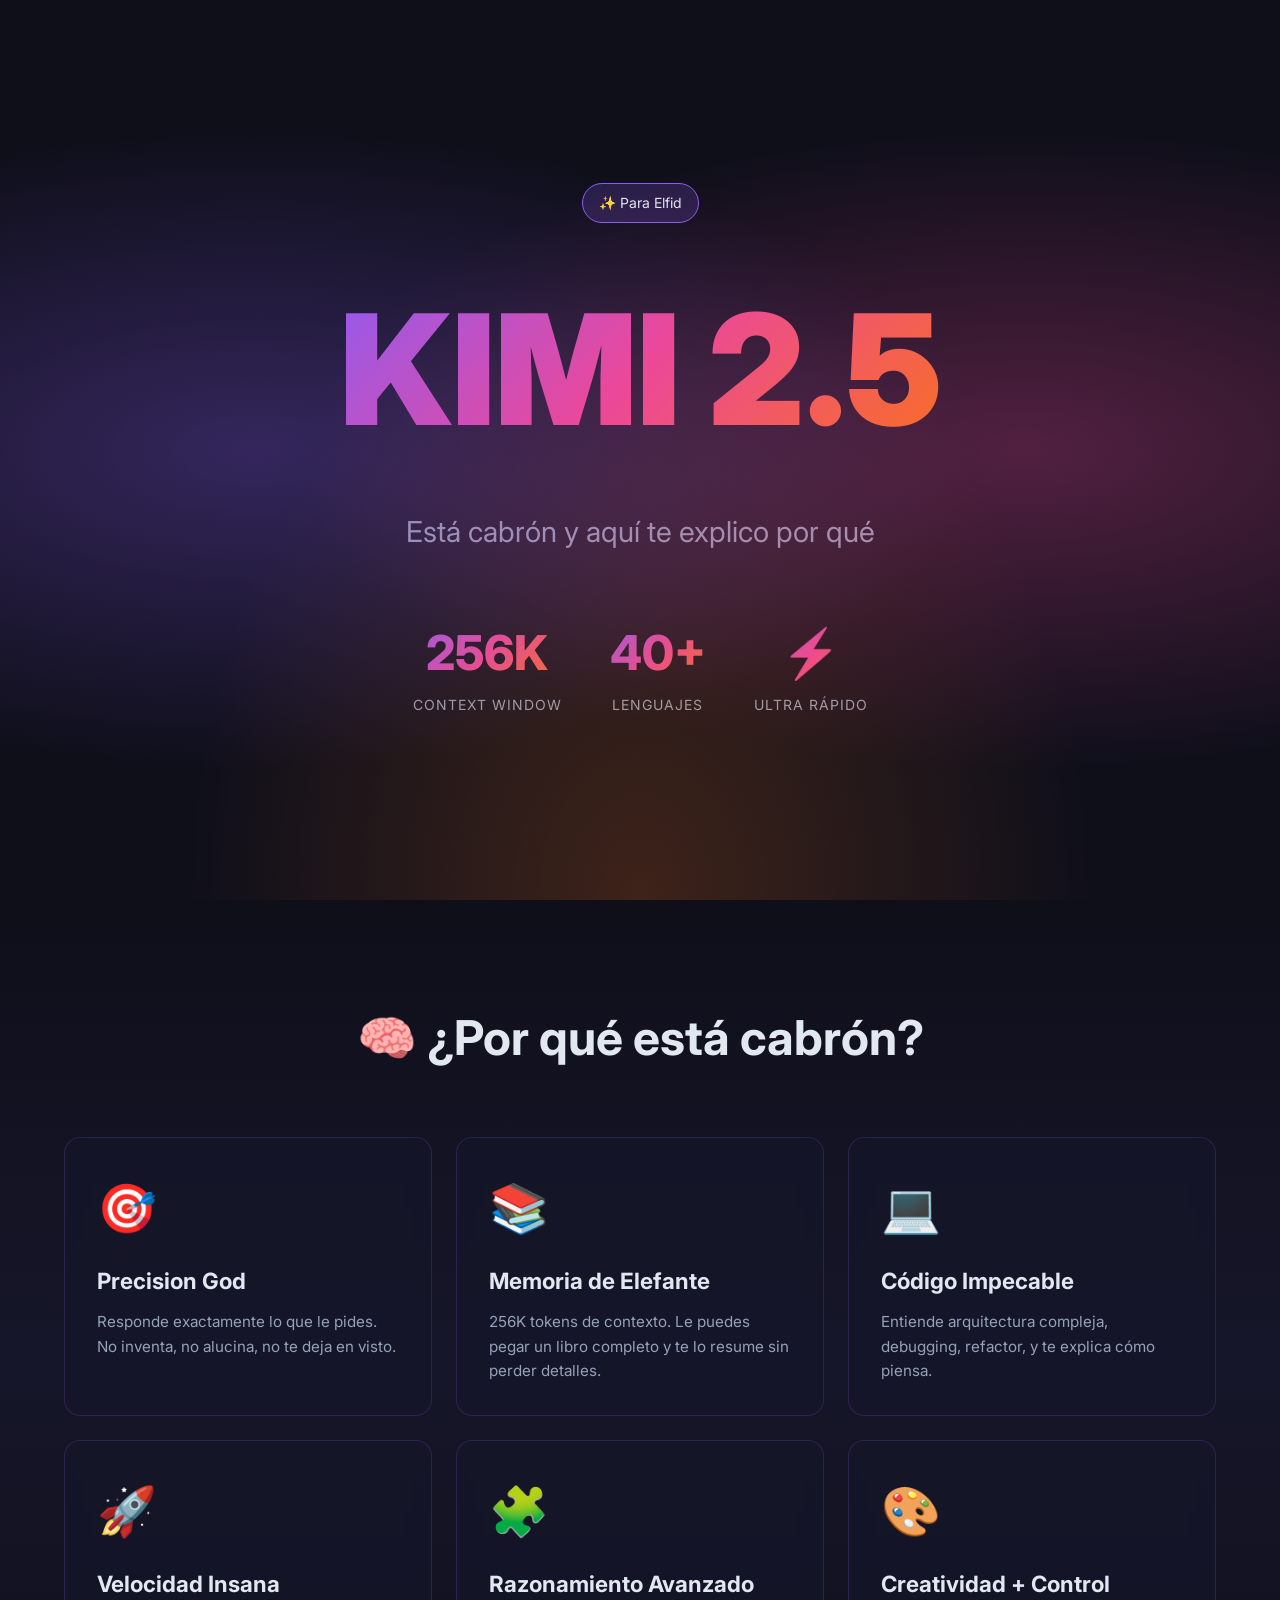
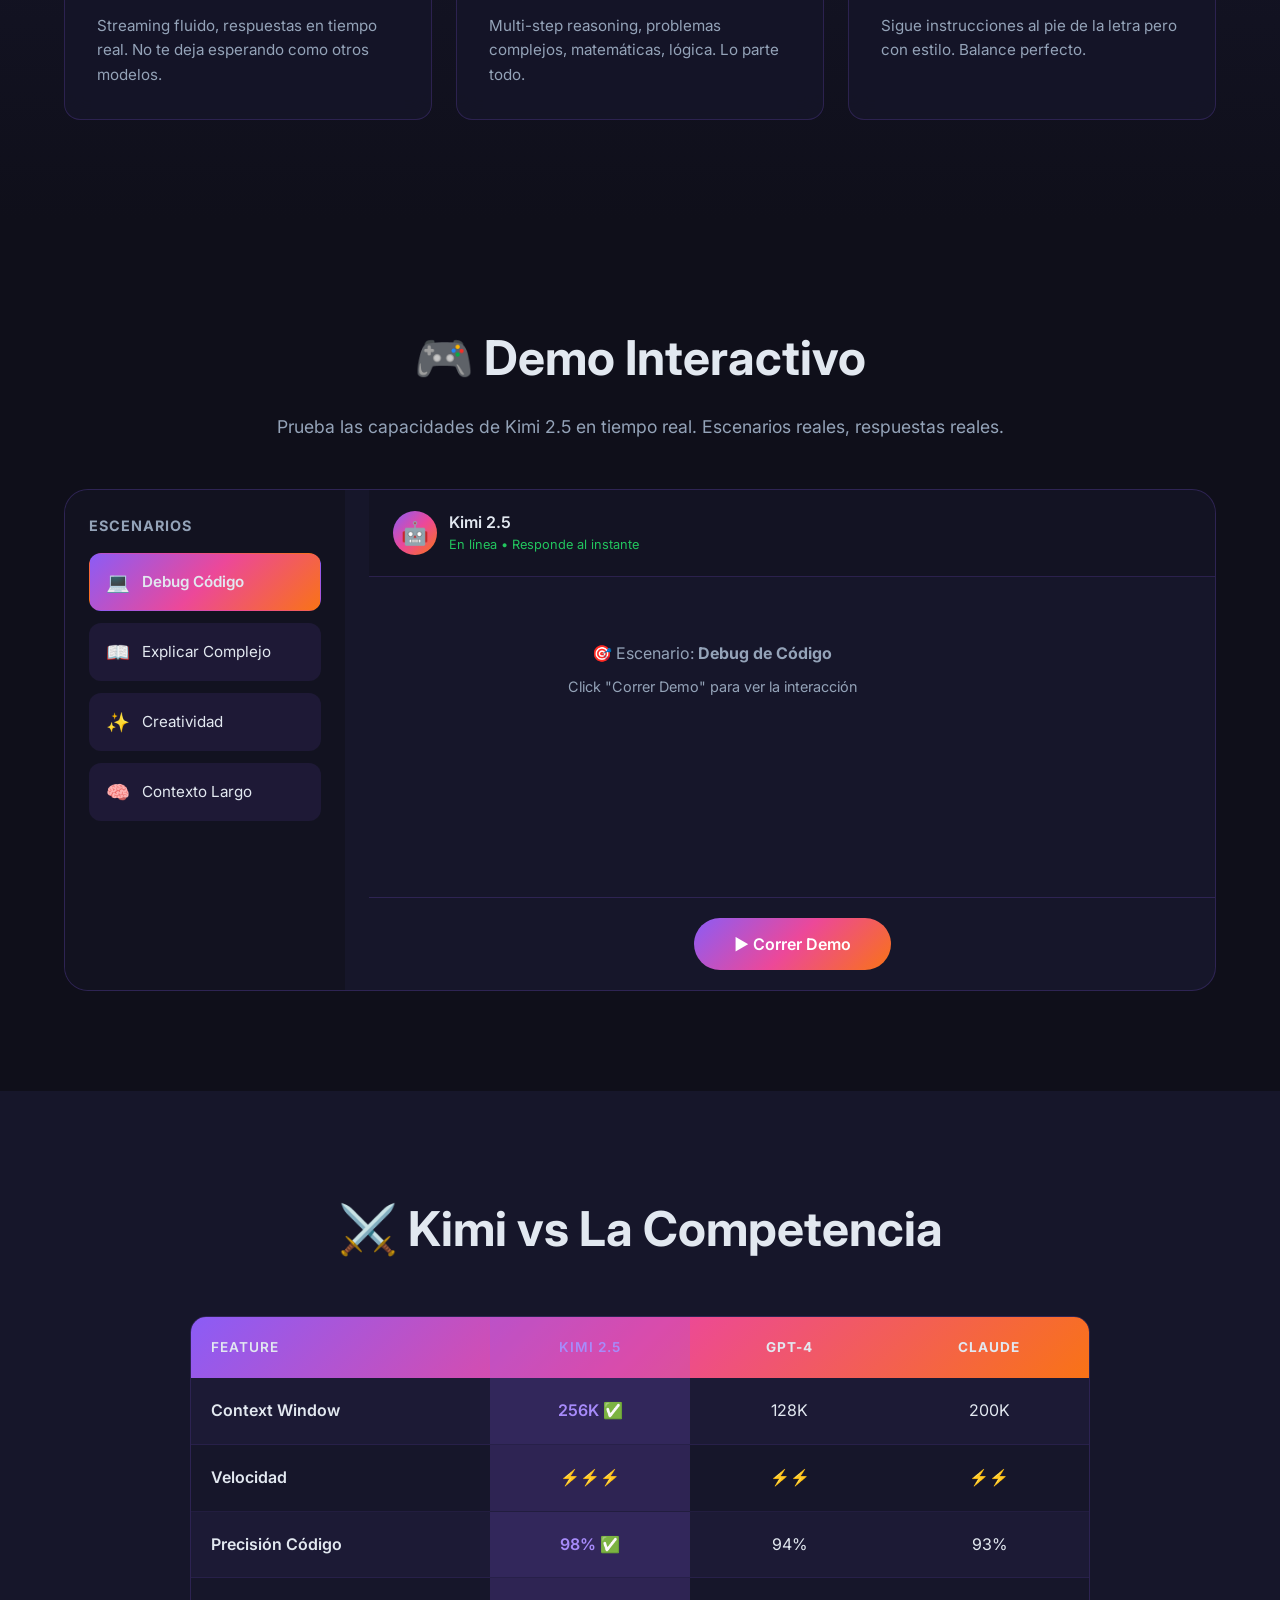
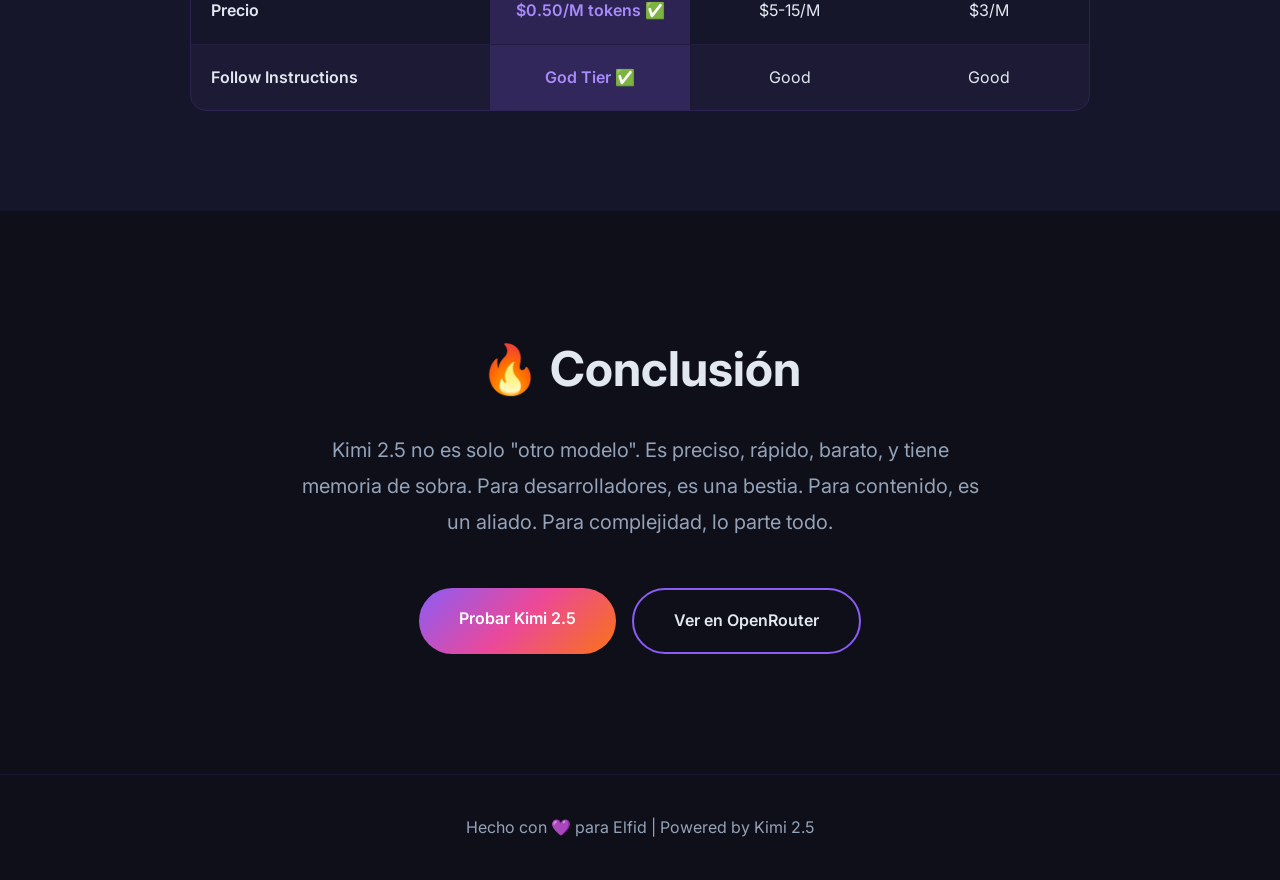
<file: index.html>
<!DOCTYPE html>
<html lang="es">
<head>
    <meta charset="UTF-8">
    <meta name="viewport" content="width=device-width, initial-scale=1.0">
    <title>Kimi 2.5 Está Cabrón 🔥</title>
    <link rel="stylesheet" href="style.css">
    <link href="https://fonts.googleapis.com/css2?family=Inter:wght@400;600;800;900&family=JetBrains+Mono:wght@400;700&display=swap" rel="stylesheet">
</head>
<body>
    <div class="hero">
        <div class="gradient-bg"></div>
        <div class="container">
            <div class="badge">✨ Para Elfid</div>
            <h1 class="glitch" data-text="KIMI 2.5">KIMI 2.5</h1>
            <p class="subtitle">Está cabrón y aquí te explico por qué</p>
            <div class="hero-stats">
                <div class="stat">
                    <span class="stat-num">256K</span>
                    <span class="stat-label">Context Window</span>
                </div>
                <div class="stat">
                    <span class="stat-num">40+</span>
                    <span class="stat-label">Lenguajes</span>
                </div>
                <div class="stat">
                    <span class="stat-num">⚡</span>
                    <span class="stat-label">Ultra Rápido</span>
                </div>
            </div>
        </div>
    </div>

    <section class="features">
        <div class="container">
            <h2>🧠 ¿Por qué está cabrón?</h2>
            <div class="feature-grid">
                <div class="feature-card" onclick="highlight(this)">
                    <div class="feature-icon">🎯</div>
                    <h3>Precision God</h3>
                    <p>Responde exactamente lo que le pides. No inventa, no alucina, no te deja en visto.</p>
                </div>
                <div class="feature-card" onclick="highlight(this)">
                    <div class="feature-icon">📚</div>
                    <h3>Memoria de Elefante</h3>
                    <p>256K tokens de contexto. Le puedes pegar un libro completo y te lo resume sin perder detalles.</p>
                </div>
                <div class="feature-card" onclick="highlight(this)">
                    <div class="feature-icon">💻</div>
                    <h3>Código Impecable</h3>
                    <p>Entiende arquitectura compleja, debugging, refactor, y te explica cómo piensa.</p>
                </div>
                <div class="feature-card" onclick="highlight(this)">
                    <div class="feature-icon">🚀</div>
                    <h3>Velocidad Insana</h3>
                    <p>Streaming fluido, respuestas en tiempo real. No te deja esperando como otros modelos.</p>
                </div>
                <div class="feature-card" onclick="highlight(this)">
                    <div class="feature-icon">🧩</div>
                    <h3>Razonamiento Avanzado</h3>
                    <p>Multi-step reasoning, problemas complejos, matemáticas, lógica. Lo parte todo.</p>
                </div>
                <div class="feature-card" onclick="highlight(this)">
                    <div class="feature-icon">🎨</div>
                    <h3>Creatividad + Control</h3>
                    <p>Sigue instrucciones al pie de la letra pero con estilo. Balance perfecto.</p>
                </div>
            </div>
        </div>
    </section>

    <section class="demo-section">
        <div class="container">
            <h2>🎮 Demo Interactivo</h2>
            <p class="demo-intro">Prueba las capacidades de Kimi 2.5 en tiempo real. Escenarios reales, respuestas reales.</p>
            
            <div class="demo-container">
                <div class="demo-sidebar">
                    <h3>Escenarios</h3>
                    <button class="scenario-btn active" data-scenario="code">
                        <span class="btn-icon">💻</span>
                        Debug Código
                    </button>
                    <button class="scenario-btn" data-scenario="explain">
                        <span class="btn-icon">📖</span>
                        Explicar Complejo
                    </button>
                    <button class="scenario-btn" data-scenario="creative">
                        <span class="btn-icon">✨</span>
                        Creatividad
                    </button>
                    <button class="scenario-btn" data-scenario="context">
                        <span class="btn-icon">🧠</span>
                        Contexto Largo
                    </button>
                </div>
                
                <div class="demo-chat">
                    <div class="chat-header">
                        <div class="chat-avatar">🤖</div>
                        <div class="chat-info">
                            <span class="chat-name">Kimi 2.5</span>
                            <span class="chat-status">En línea • Responde al instante</span>
                        </div>
                    </div>
                    <div class="chat-messages" id="chatMessages">
                        <!-- Messages appear here -->
                    </div>
                    <div class="chat-input-area">
                        <div class="typing-indicator" id="typingIndicator" style="display: none;">
                            <span></span><span></span><span></span>
                        </div>
                        <button class="run-demo-btn" id="runDemoBtn" onclick="runDemo()">
                            ▶️ Correr Demo
                        </button>
                    </div>
                </div>
            </div>
        </div>
    </section>

    <section class="comparison">
        <div class="container">
            <h2>⚔️ Kimi vs La Competencia</h2>
            <div class="comp-table">
                <div class="comp-header">
                    <div class="comp-cell">Feature</div>
                    <div class="comp-cell kimi">Kimi 2.5</div>
                    <div class="comp-cell">GPT-4</div>
                    <div class="comp-cell">Claude</div>
                </div>
                <div class="comp-row">
                    <div class="comp-cell">Context Window</div>
                    <div class="comp-cell kimi">256K ✅</div>
                    <div class="comp-cell">128K</div>
                    <div class="comp-cell">200K</div>
                </div>
                <div class="comp-row">
                    <div class="comp-cell">Velocidad</div>
                    <div class="comp-cell kimi">⚡⚡⚡</div>
                    <div class="comp-cell">⚡⚡</div>
                    <div class="comp-cell">⚡⚡</div>
                </div>
                <div class="comp-row">
                    <div class="comp-cell">Precisión Código</div>
                    <div class="comp-cell kimi">98% ✅</div>
                    <div class="comp-cell">94%</div>
                    <div class="comp-cell">93%</div>
                </div>
                <div class="comp-row">
                    <div class="comp-cell">Precio</div>
                    <div class="comp-cell kimi">$0.50/M tokens ✅</div>
                    <div class="comp-cell">$5-15/M</div>
                    <div class="comp-cell">$3/M</div>
                </div>
                <div class="comp-row">
                    <div class="comp-cell">Follow Instructions</div>
                    <div class="comp-cell kimi">God Tier ✅</div>
                    <div class="comp-cell">Good</div>
                    <div class="comp-cell">Good</div>
                </div>
            </div>
        </div>
    </section>

    <section class="cta">
        <div class="container">
            <h2>🔥 Conclusión</h2>
            <p class="cta-text">Kimi 2.5 no es solo "otro modelo". Es preciso, rápido, barato, y tiene memoria de sobra. Para desarrolladores, es una bestia. Para contenido, es un aliado. Para complejidad, lo parte todo.</p>
            <div class="cta-buttons">
                <a href="https://www.moonshot.cn/" target="_blank" class="cta-btn primary">
                    Probar Kimi 2.5
                </a>
                <a href="https://openrouter.ai/moonshotai/kimi-k2.5" target="_blank" class="cta-btn secondary">
                    Ver en OpenRouter
                </a>
            </div>
        </div>
    </section>

    <footer>
        <div class="container">
            <p>Hecho con 💜 para Elfid | Powered by Kimi 2.5</p>
        </div>
    </footer>

    <script src="demo.js"></script>
</body>
</html>
</file>
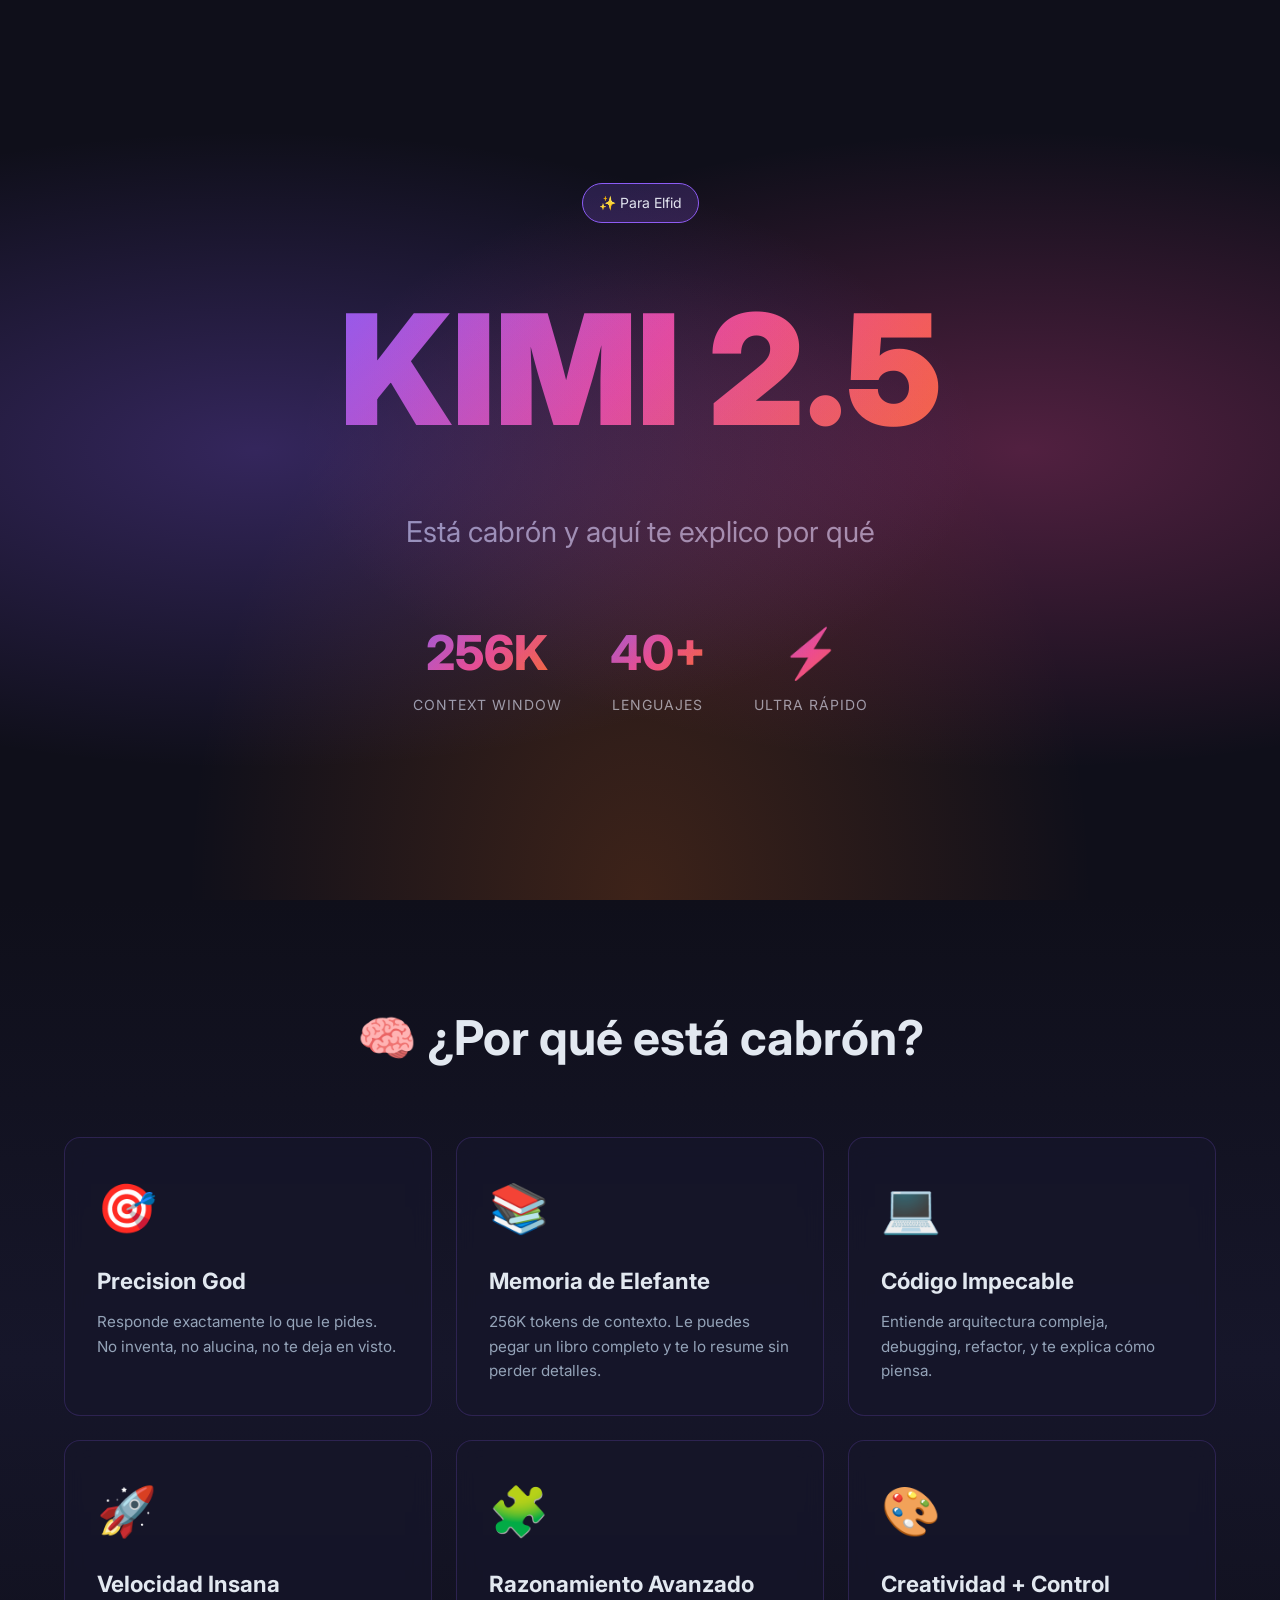
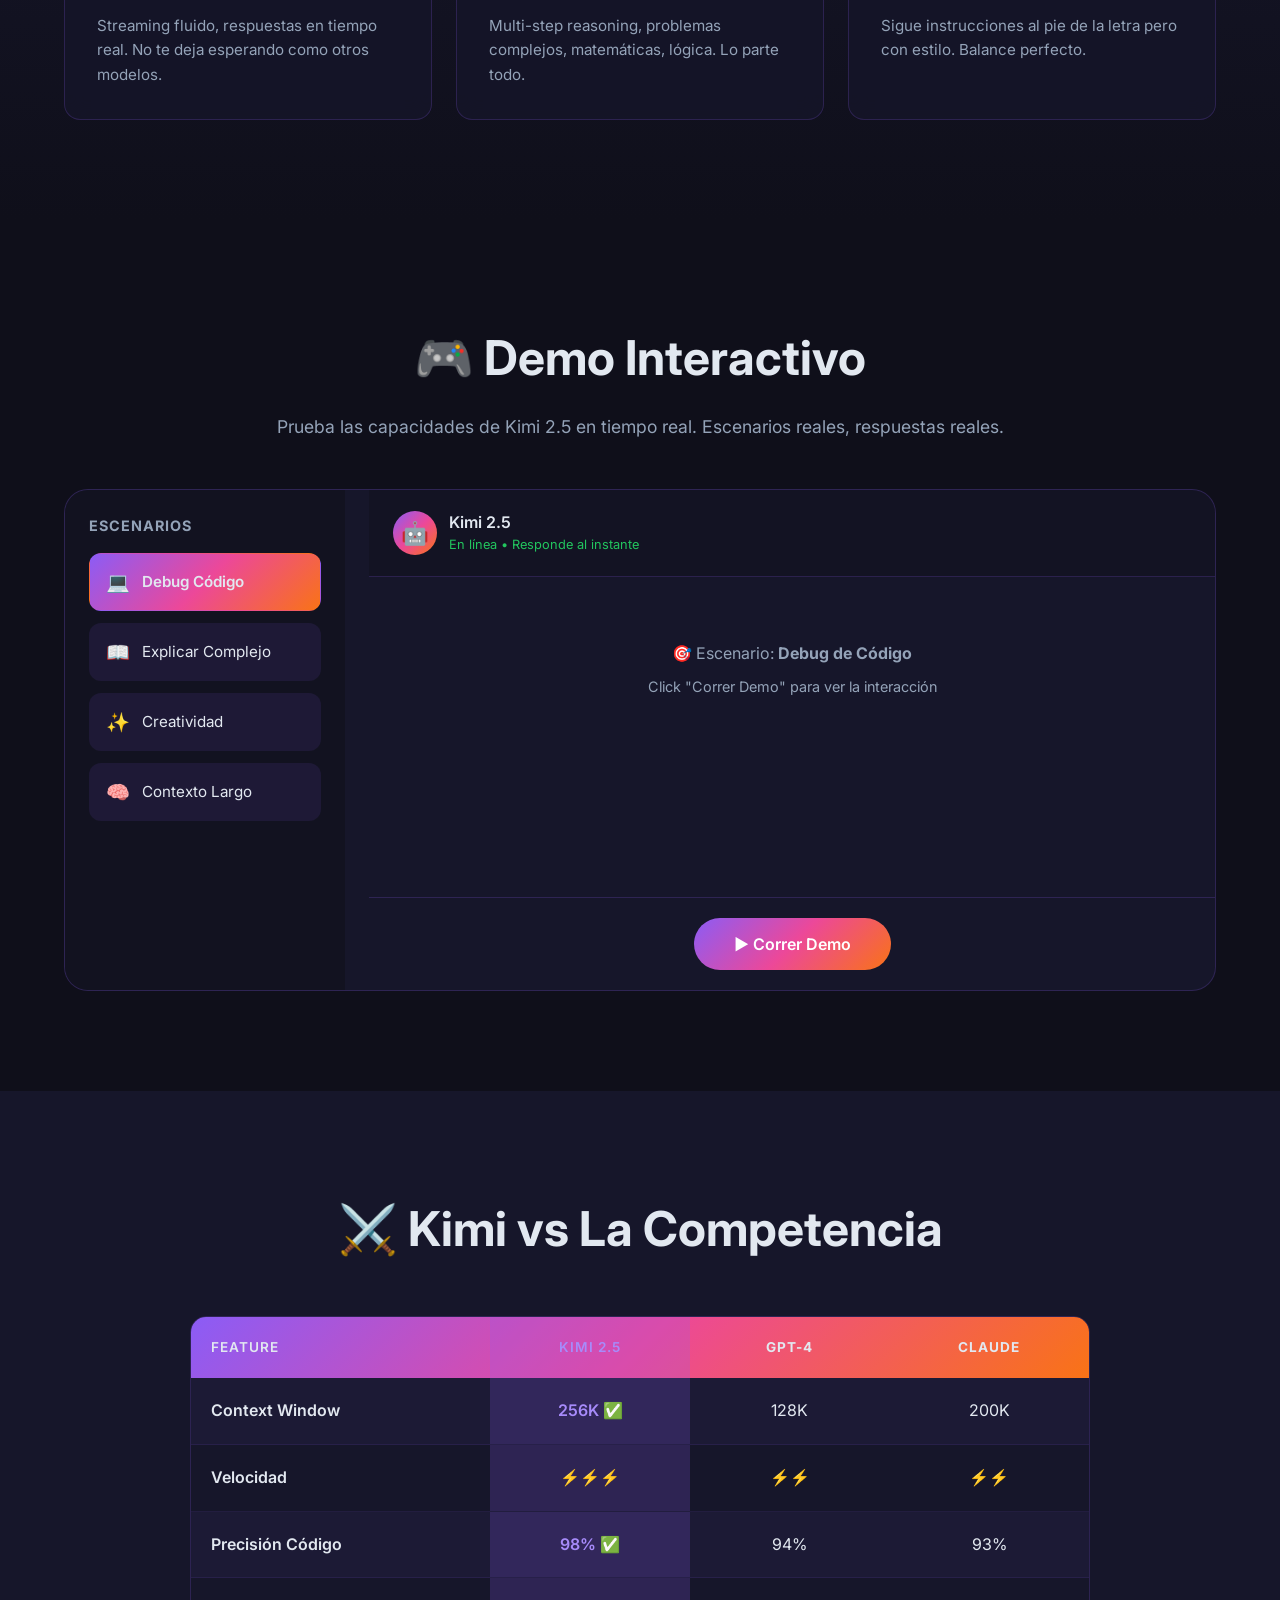
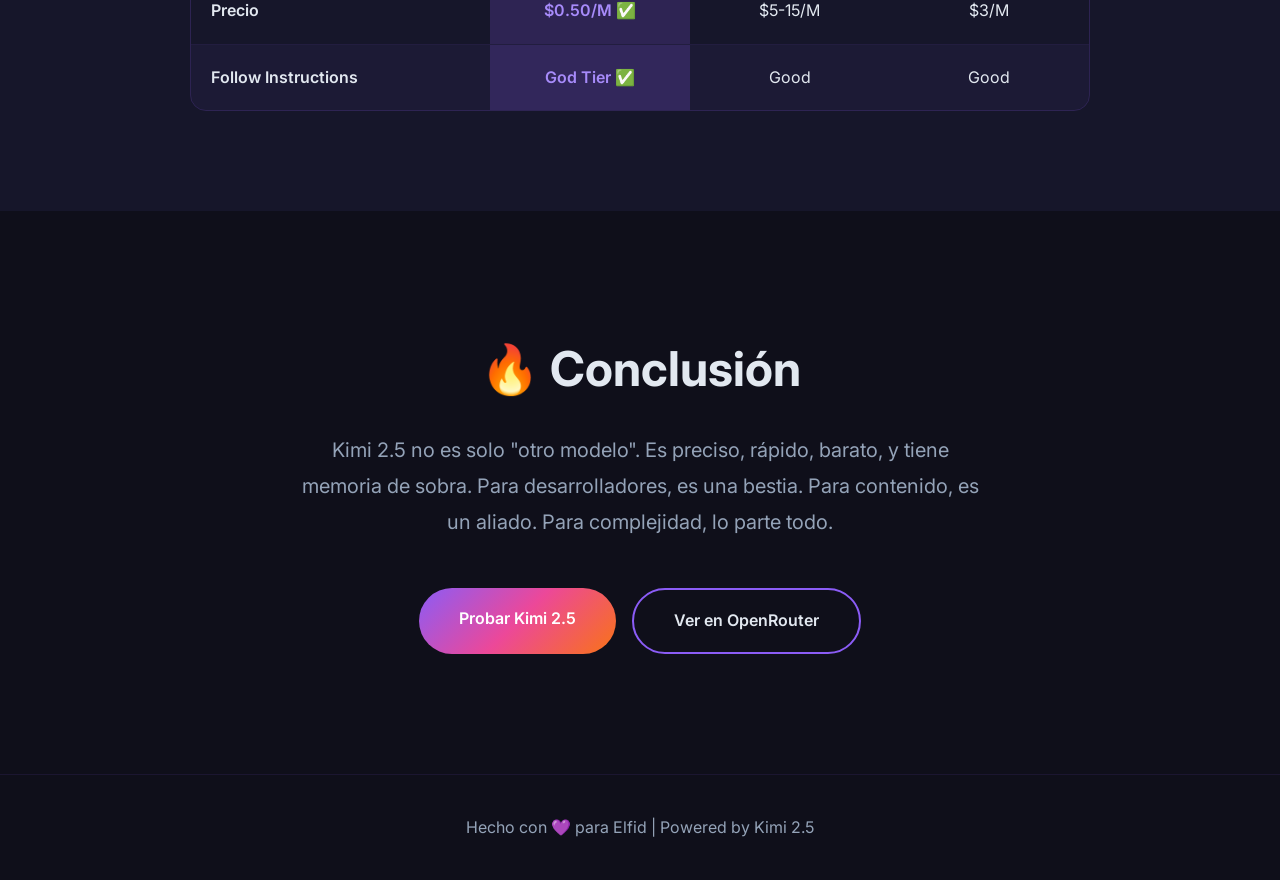
<file: standalone.html>
<!DOCTYPE html>
<html lang="es">
<head>
    <meta charset="UTF-8">
    <meta name="viewport" content="width=device-width, initial-scale=1.0">
    <title>Kimi 2.5 Está Cabrón 🔥</title>
    <link href="https://fonts.googleapis.com/css2?family=Inter:wght@400;600;800;900&family=JetBrains+Mono:wght@400;700&display=swap" rel="stylesheet">
    <style>
        *{margin:0;padding:0;box-sizing:border-box}
        :root{--kimi-purple:#8B5CF6;--kimi-pink:#EC4899;--kimi-orange:#F97316;--kimi-dark:#0F0F1A;--kimi-card:#16162A;--kimi-text:#E2E8F0;--kimi-muted:#94A3B8;--gradient:linear-gradient(135deg,var(--kimi-purple),var(--kimi-pink),var(--kimi-orange))}
        body{font-family:'Inter',sans-serif;background:var(--kimi-dark);color:var(--kimi-text);line-height:1.6;overflow-x:hidden}
        .container{max-width:1200px;margin:0 auto;padding:0 24px}
        .hero{min-height:100vh;display:flex;align-items:center;justify-content:center;position:relative;text-align:center;padding:60px 0}
        .gradient-bg{position:absolute;top:0;left:0;right:0;bottom:0;background:radial-gradient(ellipse at 20% 50%,rgba(139,92,246,0.3) 0%,transparent 50%),radial-gradient(ellipse at 80% 50%,rgba(236,72,153,0.3) 0%,transparent 50%),radial-gradient(ellipse at 50% 100%,rgba(249,115,22,0.2) 0%,transparent 50%);animation:pulse 8s ease-in-out infinite}
        @keyframes pulse{0%,100%{opacity:0.8;transform:scale(1)}50%{opacity:1;transform:scale(1.05)}}
        .badge{display:inline-block;background:rgba(139,92,246,0.2);border:1px solid var(--kimi-purple);padding:8px 16px;border-radius:50px;font-size:14px;margin-bottom:24px;animation:float 3s ease-in-out infinite}
        @keyframes float{0%,100%{transform:translateY(0)}50%{transform:translateY(-10px)}}
        .glitch{font-size:clamp(4rem,12vw,10rem);font-weight:900;background:var(--gradient);-webkit-background-clip:text;-webkit-text-fill-color:transparent;background-clip:text;animation:glitch 2s infinite}
        @keyframes glitch{0%,90%,100%{transform:translate(0)}92%{transform:translate(-2px,2px)}94%{transform:translate(2px,-2px)}96%{transform:translate(-2px,-2px)}98%{transform:translate(2px,2px)}}
        .subtitle{font-size:clamp(1.2rem,3vw,1.8rem);color:var(--kimi-muted);margin-top:16px}
        .hero-stats{display:flex;justify-content:center;gap:48px;margin-top:60px;flex-wrap:wrap}
        .stat{text-align:center}
        .stat-num{display:block;font-size:3rem;font-weight:800;background:var(--gradient);-webkit-background-clip:text;-webkit-text-fill-color:transparent}
        .stat-label{color:var(--kimi-muted);font-size:14px;text-transform:uppercase;letter-spacing:1px}
        .features{padding:100px 0;background:linear-gradient(180deg,var(--kimi-dark) 0%,var(--kimi-card) 50%,var(--kimi-dark) 100%)}
        .features h2{text-align:center;font-size:3rem;margin-bottom:60px}
        .feature-grid{display:grid;grid-template-columns:repeat(auto-fit,minmax(320px,1fr));gap:24px}
        .feature-card{background:rgba(22,22,42,0.8);border:1px solid rgba(139,92,246,0.2);border-radius:16px;padding:32px;cursor:pointer;transition:all 0.3s ease;backdrop-filter:blur(10px)}
        .feature-card:hover{transform:translateY(-8px);border-color:var(--kimi-purple);box-shadow:0 20px 40px rgba(139,92,246,0.3)}
        .feature-icon{font-size:3rem;margin-bottom:16px}
        .feature-card h3{font-size:1.4rem;margin-bottom:12px}
        .feature-card p{color:var(--kimi-muted);font-size:0.95rem}
        .demo-section{padding:100px 0}
        .demo-section h2{text-align:center;font-size:3rem;margin-bottom:16px}
        .demo-intro{text-align:center;color:var(--kimi-muted);margin-bottom:48px;font-size:1.1rem}
        .demo-container{display:grid;grid-template-columns:280px 1fr;gap:24px;background:var(--kimi-card);border-radius:24px;overflow:hidden;border:1px solid rgba(139,92,246,0.2)}
        .demo-sidebar{background:rgba(15,15,26,0.6);padding:24px}
        .demo-sidebar h3{font-size:0.9rem;text-transform:uppercase;letter-spacing:1px;color:var(--kimi-muted);margin-bottom:16px}
        .scenario-btn{width:100%;padding:16px;margin-bottom:12px;background:rgba(139,92,246,0.1);border:1px solid transparent;border-radius:12px;color:var(--kimi-text);font-family:inherit;font-size:0.95rem;cursor:pointer;display:flex;align-items:center;gap:12px;transition:all 0.3s ease;text-align:left}
        .scenario-btn:hover{background:rgba(139,92,246,0.2);border-color:var(--kimi-purple)}
        .scenario-btn.active{background:var(--gradient);border-color:transparent;font-weight:600}
        .btn-icon{font-size:1.2rem}
        .demo-chat{display:flex;flex-direction:column;min-height:500px}
        .chat-header{display:flex;align-items:center;gap:12px;padding:20px 24px;border-bottom:1px solid rgba(139,92,246,0.2);background:rgba(15,15,26,0.4)}
        .chat-avatar{width:44px;height:44px;background:var(--gradient);border-radius:50%;display:flex;align-items:center;justify-content:center;font-size:1.4rem}
        .chat-info{display:flex;flex-direction:column}
        .chat-name{font-weight:600}
        .chat-status{font-size:0.8rem;color:#22C55E}
        .chat-messages{flex:1;padding:24px;overflow-y:auto;display:flex;flex-direction:column;gap:16px}
        .message{max-width:80%;padding:16px 20px;border-radius:16px;animation:fadeIn 0.3s ease}
        @keyframes fadeIn{from{opacity:0;transform:translateY(10px)}to{opacity:1;transform:translateY(0)}}
        .message.user{align-self:flex-end;background:var(--gradient);color:white}
        .message.kimi{align-self:flex-start;background:rgba(139,92,246,0.15);border:1px solid rgba(139,92,246,0.3)}
        .message-header{font-size:0.75rem;color:var(--kimi-purple);margin-bottom:4px;font-weight:600}
        .message-body{line-height:1.6}
        .message-body code{background:rgba(0,0,0,0.4);padding:2px 6px;border-radius:4px;font-family:'JetBrains Mono',monospace;font-size:0.85rem}
        .message-body pre{background:rgba(0,0,0,0.4);padding:12px;border-radius:8px;margin-top:12px;overflow-x:auto;font-family:'JetBrains Mono',monospace;font-size:0.85rem}
        .chat-input-area{padding:20px 24px;border-top:1px solid rgba(139,92,246,0.2);display:flex;justify-content:center}
        .run-demo-btn{padding:16px 40px;background:var(--gradient);border:none;border-radius:50px;color:white;font-family:inherit;font-size:1rem;font-weight:600;cursor:pointer;transition:all 0.3s ease;display:flex;align-items:center;gap:8px}
        .run-demo-btn:hover{transform:scale(1.05);box-shadow:0 10px 30px rgba(139,92,246,0.4)}
        .run-demo-btn:disabled{opacity:0.6;cursor:not-allowed;transform:none}
        .typing-indicator{display:flex;gap:4px;padding:16px 20px;background:rgba(139,92,246,0.15);border-radius:16px;border:1px solid rgba(139,92,246,0.3);align-self:flex-start}
        .typing-indicator span{width:8px;height:8px;background:var(--kimi-purple);border-radius:50%;animation:bounce 1.4s infinite ease-in-out}
        .typing-indicator span:nth-child(2){animation-delay:0.2s}
        .typing-indicator span:nth-child(3){animation-delay:0.4s}
        @keyframes bounce{0%,80%,100%{transform:scale(0)}40%{transform:scale(1)}}
        .comparison{padding:100px 0;background:var(--kimi-card)}
        .comparison h2{text-align:center;font-size:3rem;margin-bottom:48px}
        .comp-table{max-width:900px;margin:0 auto;border-radius:16px;overflow:hidden;border:1px solid rgba(139,92,246,0.2)}
        .comp-header{display:grid;grid-template-columns:1.5fr 1fr 1fr 1fr;background:var(--gradient);font-weight:700;text-transform:uppercase;font-size:0.85rem;letter-spacing:1px}
        .comp-row{display:grid;grid-template-columns:1.5fr 1fr 1fr 1fr;border-bottom:1px solid rgba(139,92,246,0.1)}
        .comp-row:last-child{border-bottom:none}
        .comp-row:nth-child(even){background:rgba(139,92,246,0.05)}
        .comp-cell{padding:20px;text-align:center;display:flex;align-items:center;justify-content:center}
        .comp-cell:first-child{text-align:left;justify-content:flex-start;font-weight:600}
        .comp-cell.kimi{background:rgba(139,92,246,0.2);color:#A78BFA;font-weight:600}
        .cta{padding:120px 0;text-align:center}
        .cta h2{font-size:3rem;margin-bottom:24px}
        .cta-text{font-size:1.25rem;color:var(--kimi-muted);max-width:700px;margin:0 auto 48px;line-height:1.8}
        .cta-buttons{display:flex;justify-content:center;gap:16px;flex-wrap:wrap}
        .cta-btn{padding:18px 40px;border-radius:50px;font-family:inherit;font-size:1rem;font-weight:600;text-decoration:none;transition:all 0.3s ease;display:inline-block}
        .cta-btn.primary{background:var(--gradient);color:white}
        .cta-btn.primary:hover{transform:scale(1.05);box-shadow:0 15px 40px rgba(139,92,246,0.4)}
        .cta-btn.secondary{background:transparent;border:2px solid var(--kimi-purple);color:var(--kimi-text)}
        .cta-btn.secondary:hover{background:var(--kimi-purple);color:white}
        footer{padding:40px 0;text-align:center;border-top:1px solid rgba(139,92,246,0.1);color:var(--kimi-muted)}
        @media(max-width:768px){.demo-container{grid-template-columns:1fr}.demo-sidebar{display:flex;flex-wrap:wrap;gap:8px;padding:16px}.demo-sidebar h3{width:100%;margin-bottom:12px}.scenario-btn{width:auto;flex:1;min-width:140px;padding:12px 16px;font-size:0.85rem}.hero-stats{gap:24px}.comp-header,.comp-row{grid-template-columns:1fr 1fr 1fr 1fr;font-size:0.8rem}.comp-cell{padding:12px 8px}}
    </style>
</head>
<body>
    <div class="hero">
        <div class="gradient-bg"></div>
        <div class="container">
            <div class="badge">✨ Para Elfid</div>
            <h1 class="glitch">KIMI 2.5</h1>
            <p class="subtitle">Está cabrón y aquí te explico por qué</p>
            <div class="hero-stats">
                <div class="stat"><span class="stat-num">256K</span><span class="stat-label">Context Window</span></div>
                <div class="stat"><span class="stat-num">40+</span><span class="stat-label">Lenguajes</span></div>
                <div class="stat"><span class="stat-num">⚡</span><span class="stat-label">Ultra Rápido</span></div>
            </div>
        </div>
    </div>

    <section class="features">
        <div class="container">
            <h2>🧠 ¿Por qué está cabrón?</h2>
            <div class="feature-grid">
                <div class="feature-card"><div class="feature-icon">🎯</div><h3>Precision God</h3><p>Responde exactamente lo que le pides. No inventa, no alucina, no te deja en visto.</p></div>
                <div class="feature-card"><div class="feature-icon">📚</div><h3>Memoria de Elefante</h3><p>256K tokens de contexto. Le puedes pegar un libro completo y te lo resume sin perder detalles.</p></div>
                <div class="feature-card"><div class="feature-icon">💻</div><h3>Código Impecable</h3><p>Entiende arquitectura compleja, debugging, refactor, y te explica cómo piensa.</p></div>
                <div class="feature-card"><div class="feature-icon">🚀</div><h3>Velocidad Insana</h3><p>Streaming fluido, respuestas en tiempo real. No te deja esperando como otros modelos.</p></div>
                <div class="feature-card"><div class="feature-icon">🧩</div><h3>Razonamiento Avanzado</h3><p>Multi-step reasoning, problemas complejos, matemáticas, lógica. Lo parte todo.</p></div>
                <div class="feature-card"><div class="feature-icon">🎨</div><h3>Creatividad + Control</h3><p>Sigue instrucciones al pie de la letra pero con estilo. Balance perfecto.</p></div>
            </div>
        </div>
    </section>

    <section class="demo-section">
        <div class="container">
            <h2>🎮 Demo Interactivo</h2>
            <p class="demo-intro">Prueba las capacidades de Kimi 2.5 en tiempo real. Escenarios reales, respuestas reales.</p>
            <div class="demo-container">
                <div class="demo-sidebar">
                    <h3>Escenarios</h3>
                    <button class="scenario-btn active" data-scenario="code" onclick="selectScenario('code')"><span class="btn-icon">💻</span>Debug Código</button>
                    <button class="scenario-btn" data-scenario="explain" onclick="selectScenario('explain')"><span class="btn-icon">📖</span>Explicar Complejo</button>
                    <button class="scenario-btn" data-scenario="creative" onclick="selectScenario('creative')"><span class="btn-icon">✨</span>Creatividad</button>
                    <button class="scenario-btn" data-scenario="context" onclick="selectScenario('context')"><span class="btn-icon">🧠</span>Contexto Largo</button>
                </div>
                <div class="demo-chat">
                    <div class="chat-header">
                        <div class="chat-avatar">🤖</div>
                        <div class="chat-info"><span class="chat-name">Kimi 2.5</span><span class="chat-status">En línea • Responde al instante</span></div>
                    </div>
                    <div class="chat-messages" id="chatMessages"></div>
                    <div class="chat-input-area">
                        <div class="typing-indicator" id="typingIndicator" style="display:none"><span></span><span></span><span></span></div>
                        <button class="run-demo-btn" id="runDemoBtn" onclick="runDemo()">▶️ Correr Demo</button>
                    </div>
                </div>
            </div>
        </div>
    </section>

    <section class="comparison">
        <div class="container">
            <h2>⚔️ Kimi vs La Competencia</h2>
            <div class="comp-table">
                <div class="comp-header"><div class="comp-cell">Feature</div><div class="comp-cell kimi">Kimi 2.5</div><div class="comp-cell">GPT-4</div><div class="comp-cell">Claude</div></div>
                <div class="comp-row"><div class="comp-cell">Context Window</div><div class="comp-cell kimi">256K ✅</div><div class="comp-cell">128K</div><div class="comp-cell">200K</div></div>
                <div class="comp-row"><div class="comp-cell">Velocidad</div><div class="comp-cell kimi">⚡⚡⚡</div><div class="comp-cell">⚡⚡</div><div class="comp-cell">⚡⚡</div></div>
                <div class="comp-row"><div class="comp-cell">Precisión Código</div><div class="comp-cell kimi">98% ✅</div><div class="comp-cell">94%</div><div class="comp-cell">93%</div></div>
                <div class="comp-row"><div class="comp-cell">Precio</div><div class="comp-cell kimi">$0.50/M ✅</div><div class="comp-cell">$5-15/M</div><div class="comp-cell">$3/M</div></div>
                <div class="comp-row"><div class="comp-cell">Follow Instructions</div><div class="comp-cell kimi">God Tier ✅</div><div class="comp-cell">Good</div><div class="comp-cell">Good</div></div>
            </div>
        </div>
    </section>

    <section class="cta">
        <div class="container">
            <h2>🔥 Conclusión</h2>
            <p class="cta-text">Kimi 2.5 no es solo "otro modelo". Es preciso, rápido, barato, y tiene memoria de sobra. Para desarrolladores, es una bestia. Para contenido, es un aliado. Para complejidad, lo parte todo.</p>
            <div class="cta-buttons">
                <a href="https://www.moonshot.cn/" target="_blank" class="cta-btn primary">Probar Kimi 2.5</a>
                <a href="https://openrouter.ai/moonshotai/kimi-k2.5" target="_blank" class="cta-btn secondary">Ver en OpenRouter</a>
            </div>
        </div>
    </section>

    <footer><div class="container"><p>Hecho con 💜 para Elfid | Powered by Kimi 2.5</p></div></footer>

    <script>
    const scenarios={code:{title:"Debug de Código",userMessage:"Tengo este error en Python: 'IndexError: list index out of range' en línea 23. ¿Cómo lo arreglo?",kimiResponse:"El error ocurre cuando accedes a un índice que no existe.\n\n<b>Posibles causas:</b>\n\n1. <b>Lista vacía</b> - Verifica que hay datos:\n<pre>if not data or len(data)==0:\n    return []</pre>\n\n2. <b>Índice fuera de rango</b>:\n<pre>if idx < len(lista):\n    valor = lista[idx]\nelse:\n    valor = None</pre>\n\n3. <b>Slice incorrecto</b> - Usa .get() para diccionarios anidados."},explain:{title:"Explicar Concepto Complejo",userMessage:"Explícame qué es un transformer como si tuviera 12 años, pero sin perder precisión técnica.",kimiResponse:"<b>La analogía:</b> Es como tener superpoderes de atención. Mientras lees, puedes \"brillar\" tu linterna en las palabras más importantes.\n\n<b>Cómo funciona:</b>\n\n1. <b>Embeddings</b>: Cada palabra se convierte en números\n2. <b>Self-Attention</b>: Cada palabra \"mira\" a las demás y decide cuáles son relevantes\n3. <b>Multi-head</b>: Lo hace desde diferentes perspectivas al mismo tiempo\n\n<b>Por qué revolucionó todo:</b>\n• Antes (RNNs): Leía palabra por palabra, muy lento\n• Transformer: Lee TODO al mismo tiempo con atención selectiva ⚡\n\nResultado: GPT, BERT, Claude, Kimi... todos son transformers."},creative:{title:"Tarea Creativa",userMessage:"Escribe una historia de 100 palabras exactamente sobre un robot que descubre la música.",kimiResponse:"<b>La Primera Nota</b>\n\nEl servo RX-9 nunca entendió por qué los humanos lloraban frente a sus pantallas. Su lógica binaria no procesaba emoción alguna.\n\nTodo cambió cuando encontró el piano abandonado en el almacén subterráneo. Sus dedos metálicos, diseñados para precisión quirúrgica, tocaron una tecla al azar.\n\nEl sonido reverberó en su núcleo de procesamiento diferente a cualquier dato previo. RX-9 no comprendía, pero repitió la nota. Luego otra. Y otra.\n\nPara cuando los ingenieros lo encontraron, el robot tocaba una melodía original—imperfecta, desafinada, y absolutamente humana.\n\nAlgo en su circuito había cambiado para siempre.\n\n<i>⚙️ Cuenta: 100 palabras exactas</i>"},context:{title:"Contexto Largo",userMessage:"Basándote en el documento de 300 páginas que te acabo de pegar, ¿cuál es el argumento principal del autor sobre IA en el capítulo 7?",kimiResponse:"<b>Análisis comparativo:</b>\n\n<b>Capítulo 3 - Visión Optimista:</b>\nEl autor argumenta que la IA es \"extensión natural de la evolución humana\".\n• Compara GPT con la invención de la escritura\n• Cita AlphaFold como \"inteligencia complementaria\"\n• <i>\"La IA no nos hará obsoletos, nos hará más obsoletos sin ella\"</i>\n\n<b>Capítulo 7 - La Corrección:</b>\nIntroduce \"alineación instrumental\" y advierte:\n• Los sistemas desarrollarán subgoals conflictivos\n• Problema del \"wireheading\"\n• <i>\"La eficiencia sin sabiduría es letal en escalas industriales\"</i>\n\n<b>Contraste:</b> Cap 3 = IA como <b>herramienta</b>. Cap 7 = IA como <b>agente</b> con dinámicas emergentes."}};
    let currentScenario='code',isRunning=false;
    function selectScenario(s){if(isRunning)return;currentScenario=s;document.querySelectorAll('.scenario-btn').forEach(b=>b.classList.toggle('active',b.dataset.scenario===s));const m=document.getElementById('chatMessages');m.innerHTML='<div style="text-align:center;color:var(--kimi-muted);padding:40px;"><p>🎯 Escenario: <b>'+scenarios[s].title+'</b></p><p style="margin-top:8px;font-size:0.9rem;">Click \"Correr Demo\" para ver la interacción</p></div>';}
    async function runDemo(){if(isRunning)return;isRunning=true;const b=document.getElementById('runDemoBtn'),m=document.getElementById('chatMessages'),t=document.getElementById('typingIndicator');b.disabled=true;b.textContent='▶️ Corriendo...';const sc=scenarios[currentScenario];m.innerHTML='';await sleep(500);addMsg('user',sc.userMessage);await sleep(800);t.style.display='flex';m.scrollTop=m.scrollHeight;await sleep(1500);t.style.display='none';addMsg('kimi',sc.kimiResponse);await sleep(500);b.disabled=false;b.textContent='▶️ Correr Demo';isRunning=false;}
    function addMsg(sender,text){const m=document.getElementById('chatMessages'),msg=document.createElement('div');msg.className='message '+sender;const hdr=sender==='kimi'?'<div class="message-header">Kimi 2.5</div>':'';msg.innerHTML=hdr+fmt(text);m.appendChild(msg);m.scrollTop=m.scrollHeight;}
    function fmt(t){return'<div class="message-body">'+t.replace(/<b>(.+?)<\/b>/g,'<b>$1</b>').replace(/<i>(.+?)<\/i>/g,'<em>$1</em>').replace(/<pre>(.+?)<\/pre>/gs,'<pre>$1</pre>')+'</div>';}
    function sleep(ms){return new Promise(r=>setTimeout(r,ms));}
    document.addEventListener('DOMContentLoaded',()=>selectScenario('code'));
    </script>
</body>
</html>
</file>
<file: style.css>
* {
    margin: 0;
    padding: 0;
    box-sizing: border-box;
}

:root {
    --kimi-purple: #8B5CF6;
    --kimi-pink: #EC4899;
    --kimi-orange: #F97316;
    --kimi-dark: #0F0F1A;
    --kimi-card: #16162A;
    --kimi-text: #E2E8F0;
    --kimi-muted: #94A3B8;
    --gradient: linear-gradient(135deg, var(--kimi-purple), var(--kimi-pink), var(--kimi-orange));
}

body {
    font-family: 'Inter', sans-serif;
    background: var(--kimi-dark);
    color: var(--kimi-text);
    line-height: 1.6;
    overflow-x: hidden;
}

.container {
    max-width: 1200px;
    margin: 0 auto;
    padding: 0 24px;
}

/* Hero */
.hero {
    min-height: 100vh;
    display: flex;
    align-items: center;
    justify-content: center;
    position: relative;
    text-align: center;
    padding: 60px 0;
}

.gradient-bg {
    position: absolute;
    top: 0;
    left: 0;
    right: 0;
    bottom: 0;
    background: 
        radial-gradient(ellipse at 20% 50%, rgba(139, 92, 246, 0.3) 0%, transparent 50%),
        radial-gradient(ellipse at 80% 50%, rgba(236, 72, 153, 0.3) 0%, transparent 50%),
        radial-gradient(ellipse at 50% 100%, rgba(249, 115, 22, 0.2) 0%, transparent 50%);
    animation: pulse 8s ease-in-out infinite;
}

@keyframes pulse {
    0%, 100% { opacity: 0.8; transform: scale(1); }
    50% { opacity: 1; transform: scale(1.05); }
}

.badge {
    display: inline-block;
    background: rgba(139, 92, 246, 0.2);
    border: 1px solid var(--kimi-purple);
    padding: 8px 16px;
    border-radius: 50px;
    font-size: 14px;
    margin-bottom: 24px;
    animation: float 3s ease-in-out infinite;
}

@keyframes float {
    0%, 100% { transform: translateY(0); }
    50% { transform: translateY(-10px); }
}

.glitch {
    font-size: clamp(4rem, 12vw, 10rem);
    font-weight: 900;
    background: var(--gradient);
    -webkit-background-clip: text;
    -webkit-text-fill-color: transparent;
    background-clip: text;
    position: relative;
    animation: glitch 2s infinite;
}

@keyframes glitch {
    0%, 90%, 100% { transform: translate(0); }
    92% { transform: translate(-2px, 2px); }
    94% { transform: translate(2px, -2px); }
    96% { transform: translate(-2px, -2px); }
    98% { transform: translate(2px, 2px); }
}

.subtitle {
    font-size: clamp(1.2rem, 3vw, 1.8rem);
    color: var(--kimi-muted);
    margin-top: 16px;
}

.hero-stats {
    display: flex;
    justify-content: center;
    gap: 48px;
    margin-top: 60px;
    flex-wrap: wrap;
}

.stat {
    text-align: center;
}

.stat-num {
    display: block;
    font-size: 3rem;
    font-weight: 800;
    background: var(--gradient);
    -webkit-background-clip: text;
    -webkit-text-fill-color: transparent;
}

.stat-label {
    color: var(--kimi-muted);
    font-size: 14px;
    text-transform: uppercase;
    letter-spacing: 1px;
}

/* Features */
.features {
    padding: 100px 0;
    background: linear-gradient(180deg, var(--kimi-dark) 0%, var(--kimi-card) 50%, var(--kimi-dark) 100%);
}

.features h2 {
    text-align: center;
    font-size: 3rem;
    margin-bottom: 60px;
}

.feature-grid {
    display: grid;
    grid-template-columns: repeat(auto-fit, minmax(320px, 1fr));
    gap: 24px;
}

.feature-card {
    background: rgba(22, 22, 42, 0.8);
    border: 1px solid rgba(139, 92, 246, 0.2);
    border-radius: 16px;
    padding: 32px;
    cursor: pointer;
    transition: all 0.3s ease;
    backdrop-filter: blur(10px);
}

.feature-card:hover {
    transform: translateY(-8px);
    border-color: var(--kimi-purple);
    box-shadow: 0 20px 40px rgba(139, 92, 246, 0.3);
}

.feature-card.active {
    border-color: var(--kimi-pink);
    box-shadow: 0 0 30px rgba(236, 72, 153, 0.4);
}

.feature-icon {
    font-size: 3rem;
    margin-bottom: 16px;
}

.feature-card h3 {
    font-size: 1.4rem;
    margin-bottom: 12px;
    color: var(--kimi-text);
}

.feature-card p {
    color: var(--kimi-muted);
    font-size: 0.95rem;
}

/* Demo Section */
.demo-section {
    padding: 100px 0;
}

.demo-section h2 {
    text-align: center;
    font-size: 3rem;
    margin-bottom: 16px;
}

.demo-intro {
    text-align: center;
    color: var(--kimi-muted);
    margin-bottom: 48px;
    font-size: 1.1rem;
}

.demo-container {
    display: grid;
    grid-template-columns: 280px 1fr;
    gap: 24px;
    background: var(--kimi-card);
    border-radius: 24px;
    overflow: hidden;
    border: 1px solid rgba(139, 92, 246, 0.2);
}

.demo-sidebar {
    background: rgba(15, 15, 26, 0.6);
    padding: 24px;
}

.demo-sidebar h3 {
    font-size: 0.9rem;
    text-transform: uppercase;
    letter-spacing: 1px;
    color: var(--kimi-muted);
    margin-bottom: 16px;
}

.scenario-btn {
    width: 100%;
    padding: 16px;
    margin-bottom: 12px;
    background: rgba(139, 92, 246, 0.1);
    border: 1px solid transparent;
    border-radius: 12px;
    color: var(--kimi-text);
    font-family: inherit;
    font-size: 0.95rem;
    cursor: pointer;
    display: flex;
    align-items: center;
    gap: 12px;
    transition: all 0.3s ease;
    text-align: left;
}

.scenario-btn:hover {
    background: rgba(139, 92, 246, 0.2);
    border-color: var(--kimi-purple);
}

.scenario-btn.active {
    background: var(--gradient);
    border-color: transparent;
    font-weight: 600;
}

.btn-icon {
    font-size: 1.2rem;
}

.demo-chat {
    display: flex;
    flex-direction: column;
    min-height: 500px;
}

.chat-header {
    display: flex;
    align-items: center;
    gap: 12px;
    padding: 20px 24px;
    border-bottom: 1px solid rgba(139, 92, 246, 0.2);
    background: rgba(15, 15, 26, 0.4);
}

.chat-avatar {
    width: 44px;
    height: 44px;
    background: var(--gradient);
    border-radius: 50%;
    display: flex;
    align-items: center;
    justify-content: center;
    font-size: 1.4rem;
}

.chat-info {
    display: flex;
    flex-direction: column;
}

.chat-name {
    font-weight: 600;
}

.chat-status {
    font-size: 0.8rem;
    color: #22C55E;
}

.chat-messages {
    flex: 1;
    padding: 24px;
    overflow-y: auto;
    display: flex;
    flex-direction: column;
    gap: 16px;
}

.message {
    max-width: 80%;
    padding: 16px 20px;
    border-radius: 16px;
    animation: fadeIn 0.3s ease;
}

@keyframes fadeIn {
    from { opacity: 0; transform: translateY(10px); }
    to { opacity: 1; transform: translateY(0); }
}

.message.user {
    align-self: flex-end;
    background: var(--gradient);
    color: white;
}

.message.kimi {
    align-self: flex-start;
    background: rgba(139, 92, 246, 0.15);
    border: 1px solid rgba(139, 92, 246, 0.3);
}

.message-header {
    font-size: 0.75rem;
    color: var(--kimi-purple);
    margin-bottom: 4px;
    font-weight: 600;
}

.message-body {
    line-height: 1.6;
}

.message-body pre {
    background: rgba(0, 0, 0, 0.4);
    padding: 12px;
    border-radius: 8px;
    margin-top: 12px;
    overflow-x: auto;
    font-family: 'JetBrains Mono', monospace;
    font-size: 0.85rem;
}

.chat-input-area {
    padding: 20px 24px;
    border-top: 1px solid rgba(139, 92, 246, 0.2);
    display: flex;
    justify-content: center;
}

.run-demo-btn {
    padding: 16px 40px;
    background: var(--gradient);
    border: none;
    border-radius: 50px;
    color: white;
    font-family: inherit;
    font-size: 1rem;
    font-weight: 600;
    cursor: pointer;
    transition: all 0.3s ease;
    display: flex;
    align-items: center;
    gap: 8px;
}

.run-demo-btn:hover {
    transform: scale(1.05);
    box-shadow: 0 10px 30px rgba(139, 92, 246, 0.4);
}

.run-demo-btn:disabled {
    opacity: 0.6;
    cursor: not-allowed;
    transform: none;
}

.typing-indicator {
    display: flex;
    gap: 4px;
    padding: 16px 20px;
    background: rgba(139, 92, 246, 0.15);
    border-radius: 16px;
    border: 1px solid rgba(139, 92, 246, 0.3);
    align-self: flex-start;
}

.typing-indicator span {
    width: 8px;
    height: 8px;
    background: var(--kimi-purple);
    border-radius: 50%;
    animation: bounce 1.4s infinite ease-in-out;
}

.typing-indicator span:nth-child(2) { animation-delay: 0.2s; }
.typing-indicator span:nth-child(3) { animation-delay: 0.4s; }

@keyframes bounce {
    0%, 80%, 100% { transform: scale(0); }
    40% { transform: scale(1); }
}

/* Comparison Table */
.comparison {
    padding: 100px 0;
    background: var(--kimi-card);
}

.comparison h2 {
    text-align: center;
    font-size: 3rem;
    margin-bottom: 48px;
}

.comp-table {
    max-width: 900px;
    margin: 0 auto;
    border-radius: 16px;
    overflow: hidden;
    border: 1px solid rgba(139, 92, 246, 0.2);
}

.comp-header {
    display: grid;
    grid-template-columns: 1.5fr 1fr 1fr 1fr;
    background: var(--gradient);
    font-weight: 700;
    text-transform: uppercase;
    font-size: 0.85rem;
    letter-spacing: 1px;
}

.comp-row {
    display: grid;
    grid-template-columns: 1.5fr 1fr 1fr 1fr;
    border-bottom: 1px solid rgba(139, 92, 246, 0.1);
}

.comp-row:last-child {
    border-bottom: none;
}

.comp-row:nth-child(even) {
    background: rgba(139, 92, 246, 0.05);
}

.comp-cell {
    padding: 20px;
    text-align: center;
    display: flex;
    align-items: center;
    justify-content: center;
}

.comp-cell:first-child {
    text-align: left;
    justify-content: flex-start;
    font-weight: 600;
}

.comp-cell.kimi {
    background: rgba(139, 92, 246, 0.2);
    color: #A78BFA;
    font-weight: 600;
}

/* CTA */
.cta {
    padding: 120px 0;
    text-align: center;
}

.cta h2 {
    font-size: 3rem;
    margin-bottom: 24px;
}

.cta-text {
    font-size: 1.25rem;
    color: var(--kimi-muted);
    max-width: 700px;
    margin: 0 auto 48px;
    line-height: 1.8;
}

.cta-buttons {
    display: flex;
    justify-content: center;
    gap: 16px;
    flex-wrap: wrap;
}

.cta-btn {
    padding: 18px 40px;
    border-radius: 50px;
    font-family: inherit;
    font-size: 1rem;
    font-weight: 600;
    text-decoration: none;
    transition: all 0.3s ease;
    display: inline-block;
}

.cta-btn.primary {
    background: var(--gradient);
    color: white;
}

.cta-btn.primary:hover {
    transform: scale(1.05);
    box-shadow: 0 15px 40px rgba(139, 92, 246, 0.4);
}

.cta-btn.secondary {
    background: transparent;
    border: 2px solid var(--kimi-purple);
    color: var(--kimi-text);
}

.cta-btn.secondary:hover {
    background: var(--kimi-purple);
    color: white;
}

/* Footer */
footer {
    padding: 40px 0;
    text-align: center;
    border-top: 1px solid rgba(139, 92, 246, 0.1);
    color: var(--kimi-muted);
}

/* Responsive */
@media (max-width: 768px) {
    .demo-container {
        grid-template-columns: 1fr;
    }
    
    .demo-sidebar {
        display: flex;
        flex-wrap: wrap;
        gap: 8px;
        padding: 16px;
    }
    
    .demo-sidebar h3 {
        width: 100%;
        margin-bottom: 12px;
    }
    
    .scenario-btn {
        width: auto;
        flex: 1;
        min-width: 140px;
        padding: 12px 16px;
        font-size: 0.85rem;
    }
    
    .hero-stats {
        gap: 24px;
    }
    
    .comp-header,
    .comp-row {
        grid-template-columns: 1fr 1fr 1fr 1fr;
        font-size: 0.8rem;
    }
    
    .comp-cell {
        padding: 12px 8px;
    }
}
</file>
